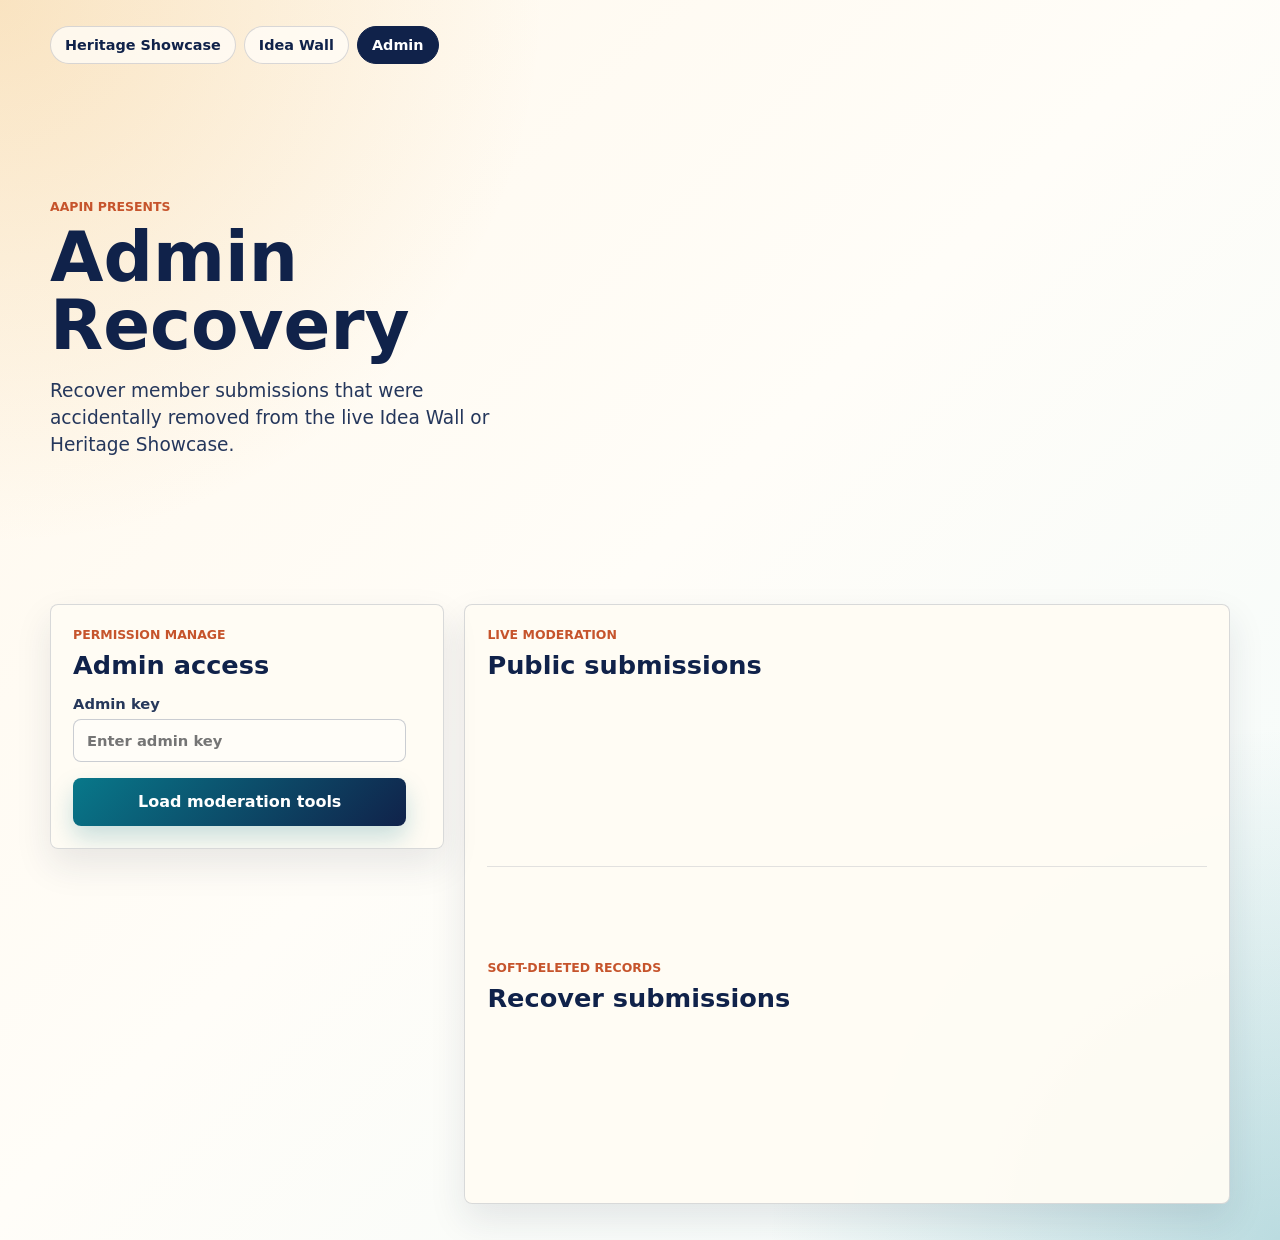
<file: admin.html>
<!doctype html>
<html lang="en">
  <head>
    <meta charset="utf-8">
    <meta name="viewport" content="width=device-width, initial-scale=1">
    <title>AAPIN Admin Recovery</title>
    <link rel="stylesheet" href="styles.css">
  </head>
  <body>
    <main class="shell">
      <nav class="site-nav" aria-label="Event pages">
        <a class="site-nav__link" href="heritage-showcase-v2.html">Heritage Showcase</a>
        <a class="site-nav__link" href="index.html">Idea Wall</a>
        <a class="site-nav__link is-active" href="admin.html">Admin</a>
      </nav>

      <section class="hero admin-hero" aria-labelledby="page-title">
        <div class="hero__content">
          <p class="eyebrow">AAPIN Presents</p>
          <h1 id="page-title">Admin Recovery</h1>
          <p class="lede">Recover member submissions that were accidentally removed from the live Idea Wall or Heritage Showcase.</p>
        </div>
      </section>

      <section class="workspace admin-workspace" aria-label="Admin recovery tools">
        <form class="panel submit-panel" id="adminForm">
          <div class="section-heading">
            <p class="eyebrow">Permission manage</p>
            <h2>Admin access</h2>
          </div>
          <label>
            Admin key
            <input name="adminKey" type="password" placeholder="Enter admin key" required>
          </label>
          <button class="primary-action" type="submit">Load moderation tools</button>
          <button class="secondary-action is-hidden" id="adminLogoutButton" type="button">Log out admin</button>
        </form>

        <section class="wall admin-board" aria-labelledby="moderation-title">
          <form class="admin-edit-panel is-hidden" id="adminEditForm">
            <div class="section-heading">
              <p class="eyebrow">Admin edit</p>
              <h2 id="adminEditTitle">Edit submission</h2>
            </div>
            <input type="hidden" name="table">
            <input type="hidden" name="id">

            <label>
              Title
              <input name="title" type="text" maxlength="90" required>
            </label>

            <label data-admin-field="description">
              Idea description
              <textarea name="description" maxlength="420"></textarea>
            </label>

            <label data-admin-field="source">
              Member source
              <textarea name="source" maxlength="5000"></textarea>
            </label>

            <div class="form-grid">
              <label>
                Category
                <input name="category" type="text" maxlength="80">
              </label>
              <label data-admin-field="stage">
                Stage
                <input name="stage" type="text" maxlength="80">
              </label>
            </div>

            <div class="form-grid" data-admin-field="showcaseMeta">
              <label>
                Heritage focus
                <input name="heritage" type="text" maxlength="80">
              </label>
              <label>
                Origin culture/region
                <input name="originCulture" type="text" maxlength="120">
              </label>
            </div>

            <div class="form-grid">
              <label>
                Username or name
                <input name="submitterName" type="text" maxlength="80" required>
              </label>
              <label>
                Public display name
                <input name="displayName" type="text" maxlength="80">
              </label>
            </div>

            <div class="form-grid" data-admin-field="showcaseStatus">
              <label>
                Current status
                <select name="resultType">
                  <option value="No AI Please">No AI Please</option>
                  <option value="Needs AI Help">Needs AI Help</option>
                  <option value="AI-Assisted Result">AI-Assisted Result</option>
                </select>
              </label>
              <label>
                Webinar sharing
                <select name="webinarConsent">
                  <option value="Yes">Yes</option>
                  <option value="Maybe">Maybe</option>
                  <option value="No">No</option>
                </select>
              </label>
            </div>

            <label data-admin-field="aiText">
              AI text result
              <textarea name="aiText" maxlength="8000"></textarea>
            </label>

            <label data-admin-field="readingGuide">
              How to speak it
              <textarea name="readingGuide" maxlength="420"></textarea>
            </label>

            <label data-admin-field="resource">
              Image or document link
              <input name="resource" type="text" placeholder="https://... or internal SharePoint/resource path">
            </label>

            <div class="admin-edit-actions">
              <button class="primary-action" type="submit">Save changes</button>
              <button class="secondary-action" id="adminCancelEditButton" type="button">Cancel</button>
            </div>
          </form>

          <div class="wall__toolbar">
            <div class="section-heading">
              <p class="eyebrow">Live moderation</p>
              <h2 id="moderation-title">Public submissions</h2>
            </div>
          </div>
          <div class="admin-list" id="liveAdminList"></div>
          <p class="empty-state" id="liveAdminEmpty">No public submissions found.</p>

          <div class="admin-divider"></div>

          <div class="wall__toolbar">
            <div class="section-heading">
              <p class="eyebrow">Soft-deleted records</p>
              <h2 id="deleted-title">Recover submissions</h2>
            </div>
          </div>
          <div class="admin-list" id="adminList"></div>
          <p class="empty-state" id="adminEmpty">No deleted submissions found.</p>
        </section>
      </section>
    </main>

    <template id="adminItemTemplate">
      <article class="idea-card admin-card">
        <div class="idea-card__top">
          <span class="tag"></span>
          <span class="stage"></span>
        </div>
        <h3></h3>
        <p class="idea-copy"></p>
        <div class="idea-meta">
          <span class="author"></span>
          <span class="deleted-at"></span>
        </div>
        <div class="idea-actions">
          <button class="primary-action recover-button" type="button">Recover</button>
          <button class="secondary-action edit-live-button is-hidden" type="button">Edit</button>
          <button class="secondary-action remove-button is-hidden" type="button">Remove from public view</button>
        </div>
      </article>
    </template>

    <script src="admin.js"></script>
  </body>
</html>
</file>
<file: styles.css>
:root {
  --ink: #10224a;
  --muted: #596171;
  --paper: #fff8ec;
  --panel: rgba(255, 252, 244, 0.95);
  --teal: #08788a;
  --plum: #6f2c8f;
  --saffron: #e59a28;
  --leaf: #16834f;
  --clay: #c6542c;
  --line: rgba(16, 34, 74, 0.16);
  --shadow: 0 22px 60px rgba(24, 32, 58, 0.16);
}

* {
  box-sizing: border-box;
}

body {
  margin: 0;
  color: var(--ink);
  font-family: Inter, ui-sans-serif, system-ui, -apple-system, BlinkMacSystemFont, "Segoe UI", sans-serif;
  background:
    radial-gradient(circle at top left, rgba(229, 154, 40, 0.22), transparent 34rem),
    radial-gradient(circle at bottom right, rgba(8, 120, 138, 0.24), transparent 32rem),
    linear-gradient(135deg, #fff8ec 0%, #fffdf8 48%, #f3fbfb 100%);
  min-height: 100vh;
}

button,
input,
textarea,
select {
  font: inherit;
}

button {
  cursor: pointer;
}

.shell {
  width: min(1180px, calc(100% - 32px));
  margin: 0 auto;
  padding: 26px 0 36px;
}

.site-nav {
  display: flex;
  flex-wrap: wrap;
  gap: 8px;
  margin-bottom: 18px;
}

.site-nav__link {
  display: inline-flex;
  align-items: center;
  min-height: 38px;
  border: 1px solid var(--line);
  border-radius: 999px;
  color: var(--ink);
  background: rgba(255, 253, 248, 0.78);
  padding: 8px 14px;
  font-size: 0.9rem;
  font-weight: 850;
  text-decoration: none;
}

.site-nav__link.is-active {
  color: #fff;
  border-color: var(--ink);
  background: var(--ink);
}

.site-nav__link.admin-return-link {
  margin-left: auto;
  border-color: rgba(8, 120, 138, 0.38);
  color: var(--teal);
}

.hero {
  display: grid;
  grid-template-columns: minmax(240px, 0.72fr) 1fr;
  min-height: clamp(340px, 58vh, 540px);
  align-items: center;
  gap: clamp(24px, 4vw, 54px);
  padding-bottom: 28px;
}

.hero__media {
  align-self: center;
  width: 100%;
  aspect-ratio: 4 / 3;
  overflow: hidden;
  border: 1px solid rgba(16, 34, 74, 0.16);
  border-radius: 8px;
  box-shadow: var(--shadow);
  background: #f8eddd;
}

.hero__media img {
  width: 100%;
  height: 100%;
  display: block;
  object-fit: contain;
  object-position: center;
}

.hero__content {
  padding: clamp(8px, 1.5vw, 16px) 0;
}

.eyebrow {
  margin: 0 0 10px;
  color: var(--clay);
  font-size: 0.78rem;
  font-weight: 800;
  letter-spacing: 0;
  text-transform: uppercase;
}

h1,
h2,
h3,
p {
  overflow-wrap: anywhere;
}

h1 {
  margin: 0;
  max-width: 14ch;
  color: var(--ink);
  font-size: clamp(2.35rem, 5.4vw, 4.75rem);
  line-height: 0.98;
  letter-spacing: 0;
}

.idea-hero h1 {
  max-width: none;
  font-size: 2.9rem;
  line-height: 1.04;
}

.idea-hero h1 span {
  display: block;
  white-space: nowrap;
}

.lede {
  max-width: 680px;
  margin: 18px 0 0;
  color: #25375c;
  font-size: clamp(1rem, 1.45vw, 1.16rem);
  line-height: 1.45;
}

.hero__stats {
  display: flex;
  flex-wrap: wrap;
  gap: 12px;
  margin-top: 20px;
}

.hero__stats span {
  display: inline-flex;
  align-items: baseline;
  gap: 8px;
  min-height: 40px;
  padding: 8px 12px;
  border: 1px solid var(--line);
  border-radius: 8px;
  background: rgba(255, 255, 255, 0.64);
}

.hero__stats strong {
  color: var(--teal);
  font-size: 1.35rem;
}

.workspace {
  display: grid;
  grid-template-columns: minmax(300px, 380px) 1fr;
  gap: 20px;
  align-items: start;
}

.panel,
.wall {
  border: 1px solid var(--line);
  border-radius: 8px;
  background: var(--panel);
  box-shadow: 0 16px 36px rgba(28, 38, 68, 0.1);
}

.submit-panel {
  position: sticky;
  top: 18px;
  display: grid;
  gap: 16px;
  max-height: calc(100vh - 36px);
  overflow-y: auto;
  overscroll-behavior: contain;
  padding: 22px;
  scrollbar-gutter: stable;
}

.section-heading h2 {
  margin: 0;
  font-size: clamp(1.35rem, 2vw, 2rem);
  line-height: 1.05;
}

label {
  display: grid;
  gap: 7px;
  color: #26385b;
  font-size: 0.92rem;
  font-weight: 750;
}

.label-title {
  display: inline-flex;
  gap: 3px;
  align-items: baseline;
}

.required-marker {
  color: #c84d1b;
  font-weight: 900;
}

input,
textarea,
select {
  width: 100%;
  border: 1px solid rgba(16, 34, 74, 0.22);
  border-radius: 8px;
  background: #fffdf8;
  color: var(--ink);
  outline: 0;
  padding: 12px 13px;
}

textarea {
  min-height: 132px;
  resize: vertical;
  line-height: 1.45;
}

input:focus,
textarea:focus,
select:focus {
  border-color: var(--teal);
  box-shadow: 0 0 0 4px rgba(8, 120, 138, 0.14);
}

.form-grid {
  display: grid;
  grid-template-columns: 1fr 1fr;
  gap: 12px;
}

.stacked-fields {
  display: grid;
  gap: 12px;
}

fieldset {
  min-width: 0;
  margin: 0;
  padding: 0;
  border: 0;
}

legend {
  margin-bottom: 8px;
  color: #26385b;
  font-size: 0.92rem;
  font-weight: 750;
}

.segmented {
  display: grid;
  grid-template-columns: repeat(3, 1fr);
  gap: 6px;
  padding: 5px;
  border: 1px solid rgba(16, 34, 74, 0.18);
  border-radius: 8px;
  background: rgba(16, 34, 74, 0.04);
}

.segmented label {
  display: block;
  min-width: 0;
}

.segmented input {
  position: absolute;
  opacity: 0;
  pointer-events: none;
}

.segmented span {
  display: grid;
  min-height: 38px;
  place-items: center;
  border-radius: 6px;
  color: #334566;
  font-size: 0.86rem;
  font-weight: 800;
}

.segmented input:checked + span {
  color: #fff;
  background: var(--plum);
}

.primary-action {
  display: inline-flex;
  justify-content: center;
  align-items: center;
  gap: 10px;
  min-height: 48px;
  border: 0;
  border-radius: 8px;
  color: #fff;
  background: linear-gradient(135deg, var(--teal), var(--ink));
  font-weight: 850;
  box-shadow: 0 12px 24px rgba(8, 120, 138, 0.22);
}

.primary-action span {
  font-size: 1.28rem;
  line-height: 1;
}

.submission-success {
  display: grid;
  grid-template-columns: 1fr auto;
  gap: 10px;
  align-items: center;
  border: 1px solid rgba(22, 131, 79, 0.24);
  border-radius: 8px;
  background: rgba(22, 131, 79, 0.08);
  color: #274833;
  padding: 10px 11px;
  font-size: 0.88rem;
  font-weight: 800;
}

.success-actions {
  display: flex;
  flex-wrap: wrap;
  justify-content: flex-end;
  gap: 8px;
}

.submission-success .secondary-action {
  margin: 0;
  width: auto;
  padding: 8px 10px;
  font-size: 0.78rem;
}

.wall {
  min-height: 600px;
  padding: 22px;
}

.wall__toolbar {
  display: flex;
  align-items: flex-start;
  justify-content: space-between;
  gap: 14px;
}

.toolbar-actions,
.idea-actions {
  display: flex;
  gap: 8px;
}

.toolbar-actions {
  align-items: center;
  flex-wrap: wrap;
  justify-content: flex-end;
}

.view-toggle {
  display: inline-flex;
  min-height: 38px;
  overflow: hidden;
  border: 1px solid var(--line);
  border-radius: 8px;
  background: #fffdf8;
}

.view-toggle__button {
  border: 0;
  color: #26385b;
  background: transparent;
  padding: 8px 10px;
  font-size: 0.8rem;
  font-weight: 850;
  white-space: nowrap;
}

.view-toggle__button.is-active {
  color: #fff;
  background: var(--ink);
}

.workspace.is-wall-only,
.studio-layout.is-gallery-only {
  grid-template-columns: 1fr;
}

.workspace.is-wall-only > .submit-panel,
.studio-layout.is-gallery-only > .submit-panel {
  display: none;
}

.workspace.is-wall-only .wall,
.studio-layout.is-gallery-only .wall {
  min-height: 0;
}

.icon-button,
.pin-button,
.edit-button,
.delete-button {
  display: grid;
  place-items: center;
  width: 42px;
  height: 42px;
  flex: 0 0 auto;
  border: 1px solid var(--line);
  border-radius: 8px;
  color: var(--ink);
  background: #fffdf8;
}

svg {
  width: 20px;
  height: 20px;
  fill: none;
  stroke: currentColor;
  stroke-linecap: round;
  stroke-linejoin: round;
  stroke-width: 2;
}

.filters {
  display: flex;
  flex-wrap: wrap;
  gap: 8px;
  margin: 20px 0;
}

.filter {
  min-height: 38px;
  border: 1px solid var(--line);
  border-radius: 999px;
  color: #26385b;
  background: #fffdf8;
  padding: 8px 13px;
  font-size: 0.9rem;
  font-weight: 800;
}

.filter.is-active {
  color: #fff;
  border-color: var(--teal);
  background: var(--teal);
}

.filter-selects {
  display: grid;
  grid-template-columns: repeat(4, minmax(0, 1fr));
  align-items: start;
  column-gap: 14px;
  row-gap: 10px;
}

.filter-select {
  display: grid;
  gap: 5px;
  font-size: 0.78rem;
  font-weight: 750;
  position: relative;
}

.filter-select select {
  padding: 8px 10px;
  font-size: 0.85rem;
}

.filter-select select {
  min-height: 38px;
}

.filter-dropdown {
  position: relative;
  border: 0;
  padding: 0;
}

.filter-dropdown summary {
  display: flex;
  min-height: 38px;
  align-items: center;
  justify-content: space-between;
  gap: 8px;
  border: 1px solid rgba(16, 34, 74, 0.22);
  border-radius: 8px;
  background: #fffdf8;
  color: var(--ink);
  cursor: pointer;
  padding: 8px 10px;
  font-size: 0.85rem;
  font-weight: 800;
  list-style: none;
}

.filter-dropdown summary::-webkit-details-marker {
  display: none;
}

.filter-dropdown summary::after {
  content: "v";
  color: var(--muted);
  font-size: 0.7rem;
  font-weight: 900;
}

.filter-dropdown[open] summary {
  border-color: var(--teal);
  box-shadow: 0 0 0 4px rgba(8, 120, 138, 0.14);
}

.filter-option-box {
  position: absolute;
  z-index: 30;
  top: calc(100% + 6px);
  left: 0;
  right: 0;
  display: grid;
  grid-template-columns: 1fr;
  gap: 7px;
  border: 1px solid rgba(16, 34, 74, 0.18);
  border-radius: 8px;
  background: #fffdf8;
  box-shadow: 0 18px 32px rgba(28, 38, 68, 0.16);
  max-height: 260px;
  overflow-y: auto;
  padding: 8px;
}

.filter-option-box label {
  display: flex;
  min-width: 0;
  align-items: center;
  gap: 7px;
  border: 1px solid rgba(16, 34, 74, 0.14);
  border-radius: 6px;
  background: #ffffff;
  padding: 7px 8px;
  font-size: 0.78rem;
  line-height: 1.15;
}

.filter-option-box input {
  width: auto;
  flex: 0 0 auto;
}

.filter-option-box span {
  min-width: 0;
  overflow-wrap: anywhere;
}

.favorites-shelf {
  display: grid;
  gap: 12px;
  margin: 0 0 18px;
  border: 1px solid rgba(229, 154, 40, 0.34);
  border-radius: 8px;
  background: rgba(255, 253, 248, 0.72);
  padding: 14px;
}

.favorites-shelf h3 {
  margin: 0;
  font-size: 1.05rem;
}

.favorite-list {
  display: flex;
  flex-wrap: wrap;
  gap: 8px;
}

.favorite-chip {
  display: inline-flex;
  align-items: center;
  max-width: 100%;
  min-height: 32px;
  border: 1px solid rgba(16, 34, 74, 0.14);
  border-radius: 999px;
  color: var(--ink);
  background: #fffdf8;
  padding: 6px 10px;
  font-size: 0.84rem;
  font-weight: 800;
  cursor: pointer;
  text-align: left;
}

.favorite-chip:hover,
.favorite-chip:focus-visible {
  border-color: var(--teal);
  box-shadow: 0 0 0 3px rgba(8, 120, 138, 0.12);
}

.favorite-empty {
  margin: 0;
  color: var(--muted);
  font-size: 0.88rem;
}

.favorite-empty.is-hidden {
  display: none;
}

.idea-grid {
  display: grid;
  grid-template-columns: repeat(auto-fill, minmax(238px, 1fr));
  gap: 14px;
}

.workspace.is-wall-only .idea-grid {
  grid-template-columns: repeat(auto-fill, minmax(290px, 1fr));
}

.admin-workspace {
  grid-template-columns: minmax(260px, 0.34fr) minmax(0, 0.66fr);
}

.admin-list {
  display: grid;
  grid-template-columns: repeat(auto-fill, minmax(260px, 1fr));
  gap: 14px;
}

.admin-board {
  display: grid;
  gap: 18px;
}

.admin-edit-panel {
  display: grid;
  gap: 14px;
  border: 1px solid rgba(111, 44, 143, 0.24);
  border-radius: 8px;
  background: rgba(111, 44, 143, 0.06);
  padding: 18px;
}

.admin-edit-panel textarea {
  min-height: 110px;
}

.admin-edit-actions {
  display: flex;
  flex-wrap: wrap;
  gap: 10px;
}

.admin-card {
  min-height: auto;
}

.admin-card h3 a {
  color: inherit;
  text-decoration-color: rgba(8, 120, 138, 0.42);
  text-underline-offset: 3px;
}

.admin-card.is-updated {
  border-color: var(--teal);
  box-shadow: 0 0 0 4px rgba(8, 120, 138, 0.16), 0 12px 28px rgba(8, 120, 138, 0.18);
}

.recover-button,
.edit-live-button,
.remove-button {
  width: 100%;
}

.admin-card .idea-actions {
  display: grid;
  gap: 8px;
}

.admin-divider {
  height: 1px;
  background: rgba(16, 34, 74, 0.12);
}

.idea-card {
  display: grid;
  gap: 14px;
  min-height: 262px;
  padding: 17px;
  border: 1px solid var(--line);
  border-radius: 8px;
  background:
    linear-gradient(180deg, rgba(255, 255, 255, 0.86), rgba(255, 248, 236, 0.9)),
    #fffdf8;
  cursor: zoom-in;
}

.idea-card.is-pinned {
  border-color: rgba(229, 154, 40, 0.9);
  box-shadow: inset 0 4px 0 var(--saffron), 0 12px 28px rgba(229, 154, 40, 0.16);
}

.idea-card__top,
.idea-meta {
  display: flex;
  justify-content: space-between;
  align-items: center;
  gap: 10px;
}

.tag,
.stage {
  display: inline-flex;
  align-items: center;
  min-height: 30px;
  max-width: 100%;
  border-radius: 999px;
  padding: 5px 9px;
  color: #fff;
  background: var(--leaf);
  font-size: 0.76rem;
  font-weight: 850;
}

.tag[data-category="Education"] {
  background: var(--plum);
}

.tag[data-category="Community Care"] {
  background: var(--teal);
}

.tag[data-category="Small Business"] {
  background: var(--clay);
}

.tag[data-category="Access & Language"] {
  background: var(--saffron);
  color: #281d09;
}

.pin-button,
.edit-button,
.delete-button {
  width: 34px;
  height: 34px;
}

.pin-button.is-active {
  color: #fff;
  border-color: var(--saffron);
  background: var(--saffron);
}

.idea-card h3 {
  margin: 0;
  font-size: 1.16rem;
  line-height: 1.18;
}

.idea-copy {
  margin: 0;
  color: #34415d;
  line-height: 1.48;
  overflow-wrap: anywhere;
  tab-size: 2;
  white-space: pre-wrap;
}

.idea-copy.is-truncated {
  max-height: 12.5rem;
  overflow: hidden;
}

.idea-meta {
  align-self: end;
  color: var(--muted);
  font-size: 0.84rem;
}

.author {
  font-weight: 750;
}

.idea-viewer {
  width: min(760px, calc(100% - 32px));
  max-height: min(760px, calc(100% - 32px));
  border: 1px solid rgba(16, 34, 74, 0.18);
  border-radius: 8px;
  background: #fffdf8;
  box-shadow: 0 28px 70px rgba(16, 34, 74, 0.28);
  padding: 0;
}

.idea-viewer::backdrop {
  background: rgba(16, 34, 74, 0.42);
}

.idea-viewer__close {
  position: absolute;
  top: 12px;
  right: 12px;
  z-index: 2;
  background: rgba(255, 253, 248, 0.94);
}

.idea-viewer__content {
  display: grid;
  align-content: start;
  gap: 16px;
  max-height: min(760px, calc(100vh - 32px));
  overflow: auto;
  padding: 30px;
}

.idea-viewer__content h2 {
  margin: 0;
  color: var(--ink);
  font-size: clamp(1.65rem, 3vw, 2.35rem);
  line-height: 1.05;
}

.stage {
  color: var(--ink);
  background: rgba(16, 34, 74, 0.08);
}

.idea-actions {
  align-items: center;
  justify-content: space-between;
  border-top: 1px solid rgba(16, 34, 74, 0.1);
  padding-top: 12px;
}

.vote-button {
  display: inline-flex;
  align-items: center;
  gap: 8px;
  min-height: 38px;
  border: 1px solid rgba(111, 44, 143, 0.24);
  border-radius: 999px;
  color: var(--plum);
  background: rgba(111, 44, 143, 0.06);
  padding: 8px 12px;
  font-weight: 850;
}

.vote-button.is-active {
  color: #fff;
  border-color: var(--plum);
  background: var(--plum);
}

.vote-button svg {
  width: 17px;
  height: 17px;
  fill: currentColor;
}

.delete-button {
  color: #8f2e25;
}

.edit-button {
  color: var(--teal);
}

.is-hidden {
  display: none !important;
}

.empty-state {
  display: none;
  margin: 28px 0 0;
  padding: 18px;
  border: 1px dashed rgba(16, 34, 74, 0.28);
  border-radius: 8px;
  color: var(--muted);
  background: rgba(255, 255, 255, 0.5);
}

.empty-state.is-visible {
  display: block;
}

@media (max-width: 860px) {
  .shell {
    width: min(100% - 22px, 680px);
    padding-top: 14px;
  }

  .hero,
  .workspace {
    grid-template-columns: 1fr;
  }

  .filter-selects {
    grid-template-columns: 1fr;
  }

  .hero {
    min-height: auto;
  }

  .hero__media {
    min-height: 0;
    max-height: none;
  }

  h1 {
    max-width: 9ch;
  }

  .idea-hero h1 {
    max-width: none;
    font-size: 2.25rem;
  }

  .submit-panel {
    position: static;
    max-height: none;
    overflow: visible;
  }
}

@media (max-width: 560px) {
  .idea-hero h1 {
    font-size: 1.9rem;
  }

  .form-grid,
  .segmented {
    grid-template-columns: 1fr;
  }

  .wall__toolbar {
    display: grid;
  }

  .toolbar-actions {
    justify-self: start;
  }

  .hero__stats span {
    width: 100%;
  }

  .idea-grid {
    grid-template-columns: 1fr;
  }
}
</file>
